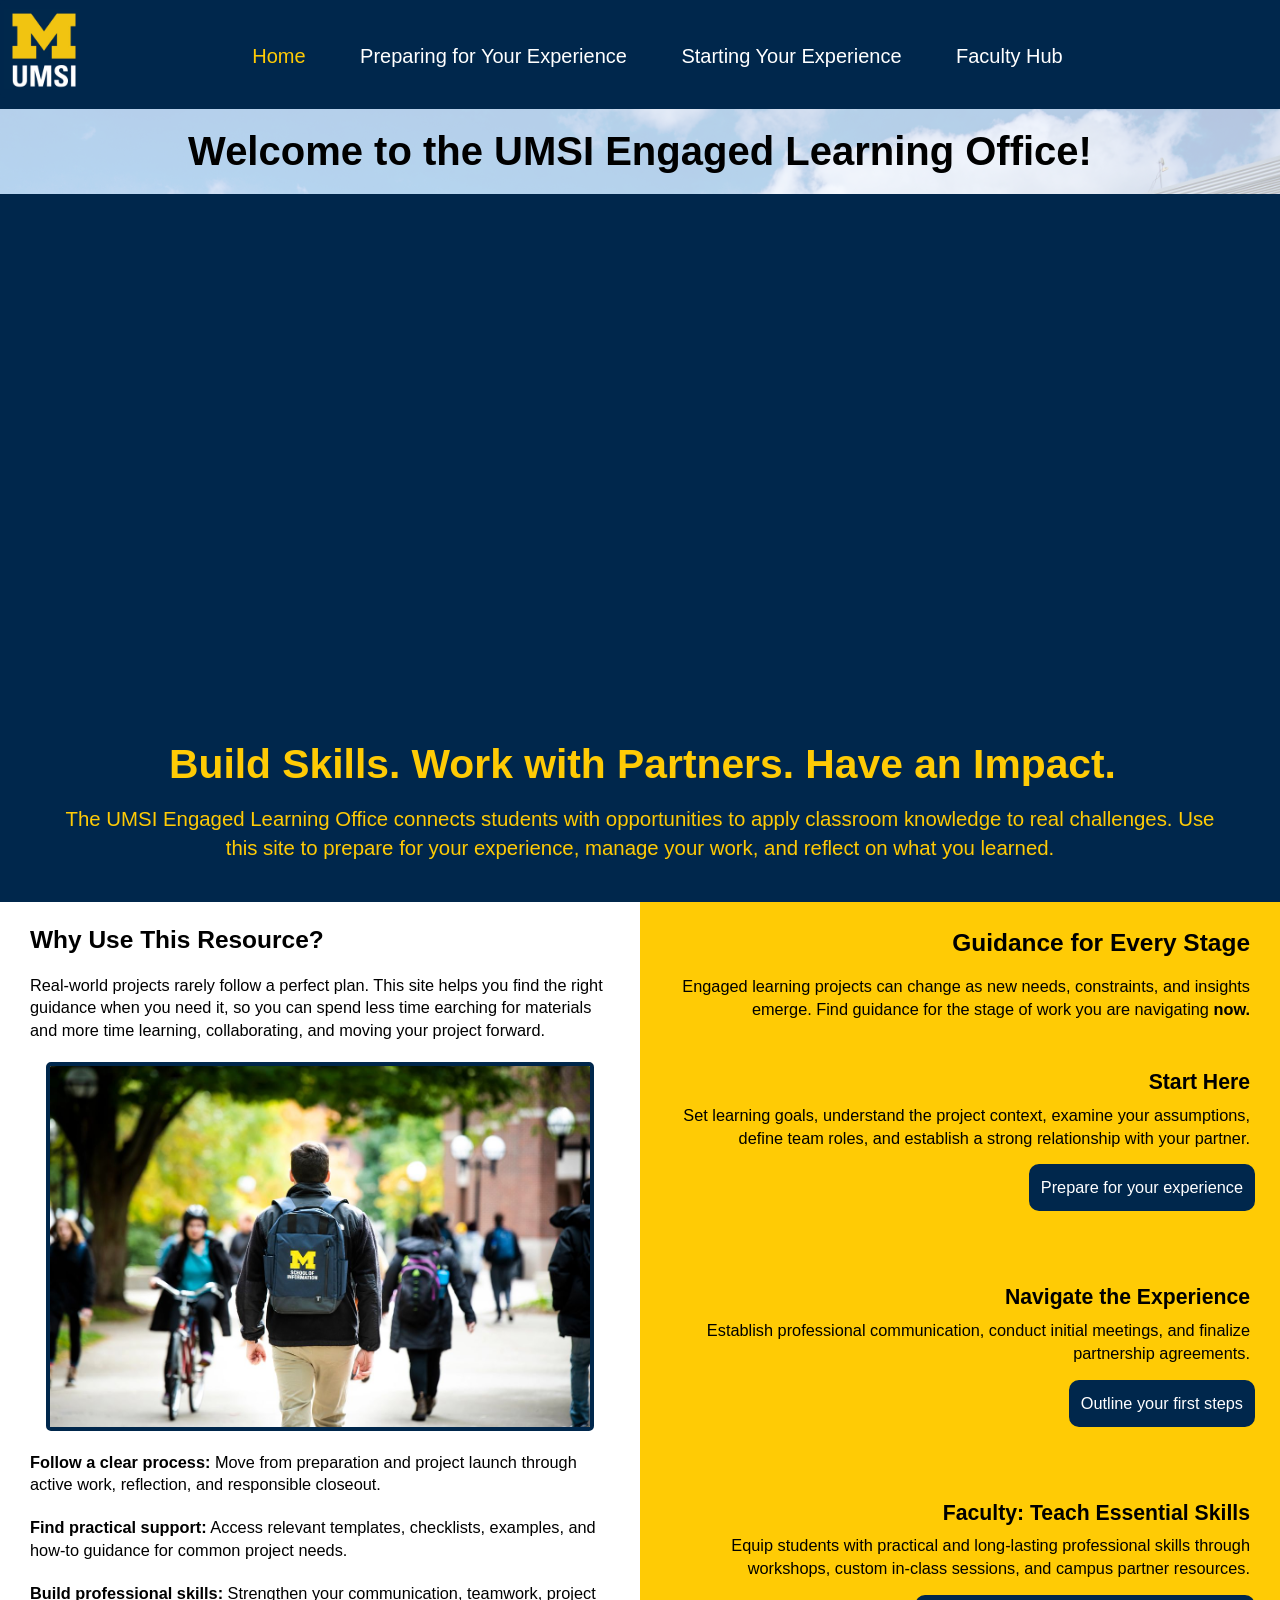
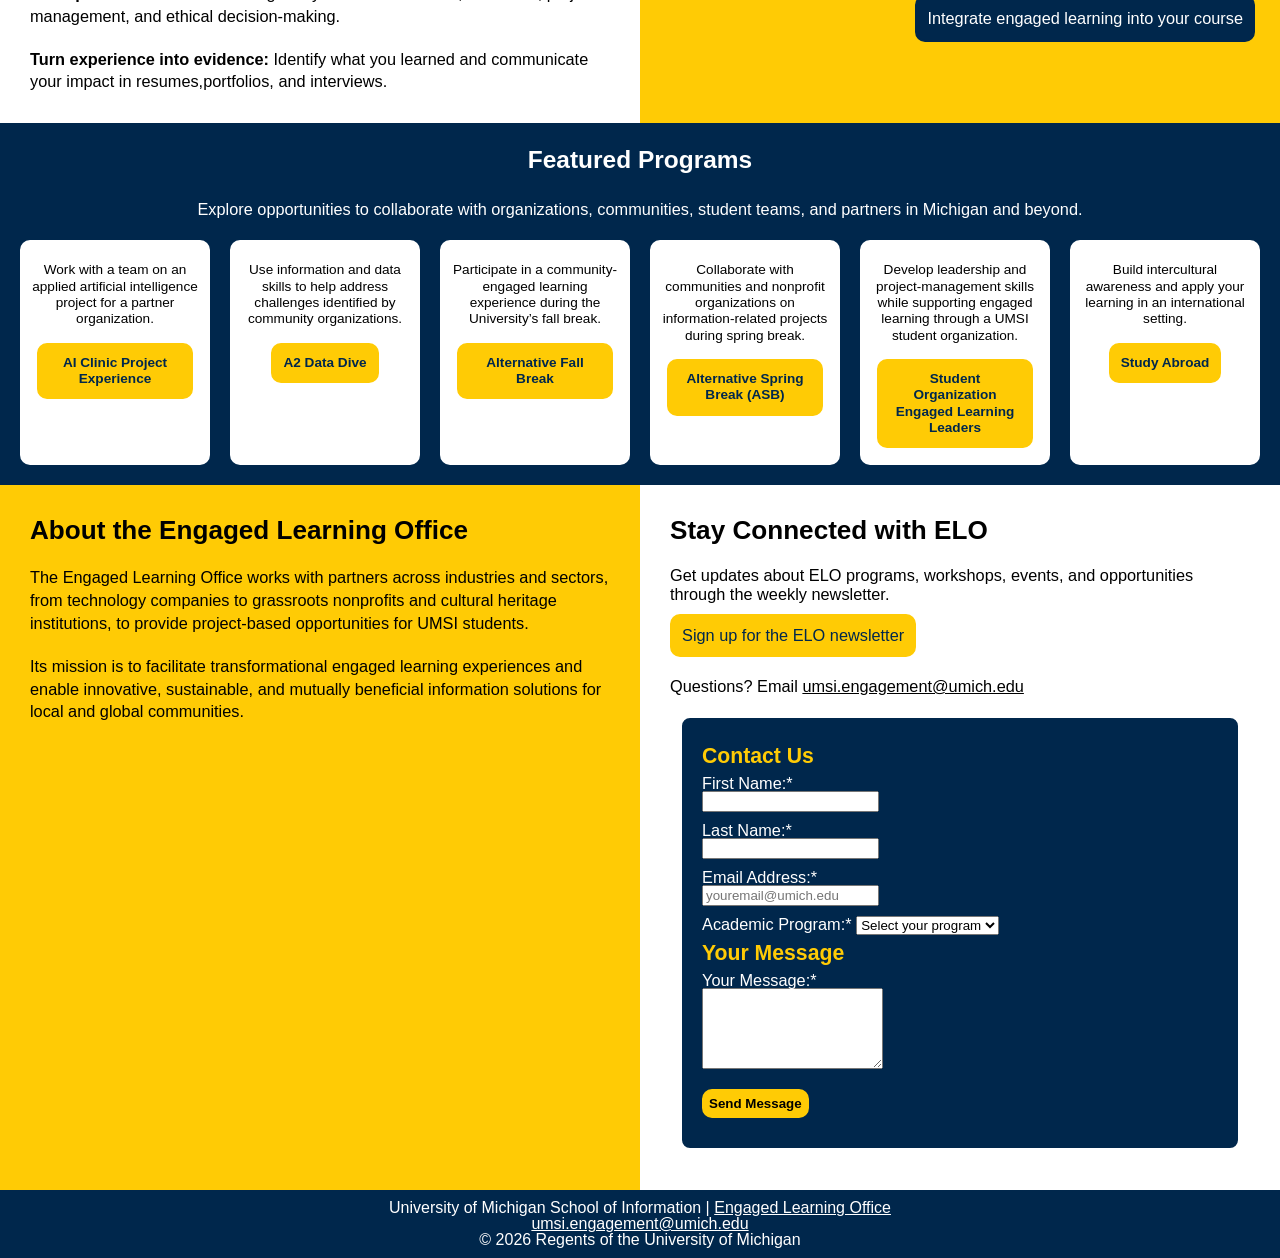
<file: index.html>
<!DOCTYPE html>
<html lang="en">
<head>
    <meta charset="UTF-8">
    <meta name="viewport" content="width=device-width, initial-scale=1.0">
    <link rel="stylesheet" href="css/html5reset.css">
    <link rel="stylesheet" href="css/style.css">
     <title>Engaged Learning Resources | UMSI</title>

</head>

<body>

    <header>
  <a class="skip" href="#main">Skip to Main Content</a>
        <a href="index.html"><img class="logo" src="images/UMSI_signature_vertical_informal_solidblue.jpg" alt="UMSI Logo"></a>
        <nav>
            <ul>
                <li><a href="index.html" class="active">Home</a></li>
                <li><a href="prep.html">Preparing for Your Experience</a></li>
                <li><a href="start.html">Starting Your Experience</a></li>
                <li><a href="faculty.html">Faculty Hub</a></li>
            </ul>
        </nav>
    <h1>Welcome to the UMSI Engaged Learning Office!</h1>

    </header>
    <main id="main">
    <section class="section1">
      <h2>Build Skills. Work with Partners. Have an Impact.</h2>
      <p>
       The UMSI Engaged Learning Office connects students with opportunities to apply classroom knowledge to real challenges. Use this site to prepare for your experience, manage your work, and reflect on what you learned.
      </p>

      <iframe width="560px" height="315px" src="https://www.youtube.com/embed/81ZO9RfIJEQ?si=tBp82YWZMl1u7CVS" title="YouTube video player" frameborder="0" allow="accelerometer; autoplay; clipboard-write; encrypted-media; gyroscope; picture-in-picture; web-share" referrerpolicy="strict-origin-when-cross-origin" allowfullscreen></iframe>
         <!-- Note: this iframe might cause an Axe ARIA error - that's not on you that's on YouTube! -->
    </section>

<section class="section2">
    <h2>Why Use This Resource?</h2>

    <p>Real-world projects rarely follow a perfect plan. This site helps you find the right guidance when you need it, so you can spend less time earching for materials and more time learning, collaborating, and moving your project forward.
    </p>
        <img src="images/UMSI_CampusFall_UMSIBackpack_02.jpg" alt="A student wears a UMSI backpack in fall on the diag.">
    <ul>
        <li><strong>Follow a clear process:</strong> Move from preparation and project launch through active work, reflection, and responsible closeout.</li>
        <li><strong>Find practical support:</strong> Access relevant templates, checklists, examples, and how-to guidance for common project needs.</li>
        <li><strong>Build professional skills:</strong> Strengthen your communication, teamwork, project management, and ethical decision-making.</li>
        <li><strong>Turn experience into evidence:</strong> Identify what you learned and communicate your impact in resumes,portfolios, and interviews.</li>
    </ul>
</section>

 <section class="section3">
    <h2>Guidance for Every Stage</h2>
    <p>Engaged learning projects can change as new needs, constraints, and insights emerge. Find guidance for the stage of work you are navigating <strong>now.</strong></p>
    <article>
      <h3>Start Here</h3>
      <p>Set learning goals, understand the project context, examine your assumptions, define team roles, and establish a strong relationship with your partner.</p>
      <a href="prep.html">Prepare for your experience</a>
    </article>

    <article>
      <h3>Navigate the Experience</h3>
      <p>Establish professional communication, conduct initial meetings, and finalize partnership agreements.</p>
      <a href="start.html">Outline your first steps</a>
    </article>

    <article>
      <h3>Faculty: Teach Essential Skills</h3>
      <p>Equip students with practical and long-lasting professional skills through workshops, custom in-class sessions, and campus partner resources.</p>
      <a href="faculty.html">Integrate engaged learning into your course</a>
    </article>
  </section>

   <section class="section4">
    <h2>Featured Programs</h2>
    <p>Explore opportunities to collaborate with organizations, communities, student teams, and partners in Michigan and beyond.</p>
    <article>
      <p>Work with a team on an applied artificial intelligence project for a partner organization.</p>
      <h3><a href="https://mcompass.umich.edu/_portal/tds-program-brochure?programid=12810">AI Clinic Project Experience</a></h3>
    </article>

    <article>
      <p>Use information and data skills to help address challenges identified by community organizations.</p>
      <h3><a href="https://mcompass.umich.edu/_portal/tds-program-brochure?programid=12556">A2 Data Dive</a></h3>
    </article>

     <article>
      <p>Participate in a community-engaged learning experience during the University’s fall break.</p>
      <h3><a href="https://mcompass.umich.edu/_portal/tds-program-brochure?programid=11297">Alternative Fall Break</a></h3>
    </article>

    <article>
      <p>Collaborate with communities and nonprofit organizations on information-related projects during spring break.</p>
      <h3><a href="https://mcompass.umich.edu/_portal/tds-program-brochure?programid=10621">Alternative Spring Break (ASB)</a></h3>
    </article>

    <article>
      <p>Develop leadership and project-management skills while supporting engaged learning through a UMSI student organization.</p>
      <h3><a href="https://mcompass.umich.edu/_portal/tds-program-brochure?programid=12294">Student Organization Engaged Learning Leaders</a></h3>
    </article>

    <article>
      <p>Build intercultural awareness and apply your learning in an international setting. </p>
      <h3><a href="https://www.si.umich.edu/student-life/study-abroad">Study Abroad</a></h3>
    </article>
   </section>
   
  <section class="section5">
    <h2>About the Engaged Learning Office</h2>
    <p>The Engaged Learning Office works with partners across industries and sectors, from technology companies to grassroots nonprofits and cultural heritage institutions, to provide project-based opportunities for UMSI students.</p>
    <p>Its mission is to facilitate transformational engaged learning experiences and enable innovative, sustainable, and mutually beneficial information solutions for local and global communities.</p>
  </section>
  <aside>
    <h2>Stay Connected with ELO</h2>
    <p>Get updates about ELO programs, workshops, events, and opportunities through the weekly newsletter.</p>
    <div>
       <a href="https://umsi.info/elo-newsletter"> Sign up for the ELO newsletter</a>
    </div>
    <p>Questions? Email <a href="mailto:umsi.engagement@umich.edu">umsi.engagement@umich.edu</a></p>

    <form
    action="https://formspree.io/f/xvkaoqvl"
    method="POST"
  >

        <fieldset>
            <legend>Contact Us</legend>

            <label for="first-name">First Name:*</label>
            <input type="text" id="first-name" name="first-name" required>

            <label for="last-name">Last Name:*</label>
            <input type="text" id="last-name" name="last-name" required>

            <label for="email">Email Address:*</label>
            <input type="text" id="email"
                   name="email" required
                   placeholder="youremail@umich.edu">

            <label for="program">Academic Program:*</label>
            <select id="program" name="program" required>
                <option value="">Select your program</option>
                <option value="bsi">BSI</option>
                <option value="msi">MSI</option>
                <option value="mhi">MHI</option>
                <option value="phd">PhD</option>
                <option value="other">Other</option>
            </select>

        </fieldset>

        <fieldset>
            <legend>Your Message</legend>

            <label for="feedback">Your Message:*</label>
            <textarea name="feedback" id="feedback" rows="5" required></textarea>

        </fieldset>

        <input type="submit" name="submit-feedback" value="Send Message" id="submit">

        </form>
  </aside>


        <!-- Content taken & modified from UMGPT with the prompt, "Write me a webpage of intro content to help meet the following requirements - this is for the home page": and then pasted in the client objectives & project requirements"
        UMGPT. (2026). UMGPT ( GPT-5.6 Sol September 7th version) [Large language model]. -->
    </main>
    <footer>
        <p>University of Michigan School of Information | <a href="https://www.si.umich.edu/programs/engaged-learning/about-engaged-learning-office">Engaged Learning Office </a></p>
      <address>
        <a href="mailto:umsi.engagement@umich.edu">umsi.engagement@umich.edu</a>
      </address>
      <p>&copy; <span id="year"></span> Regents of the University of Michigan</p>
      <script>
        document.getElementById("year").innerHTML = new Date().getFullYear();
      </script>
    </footer>
</body>
</html>
</file>
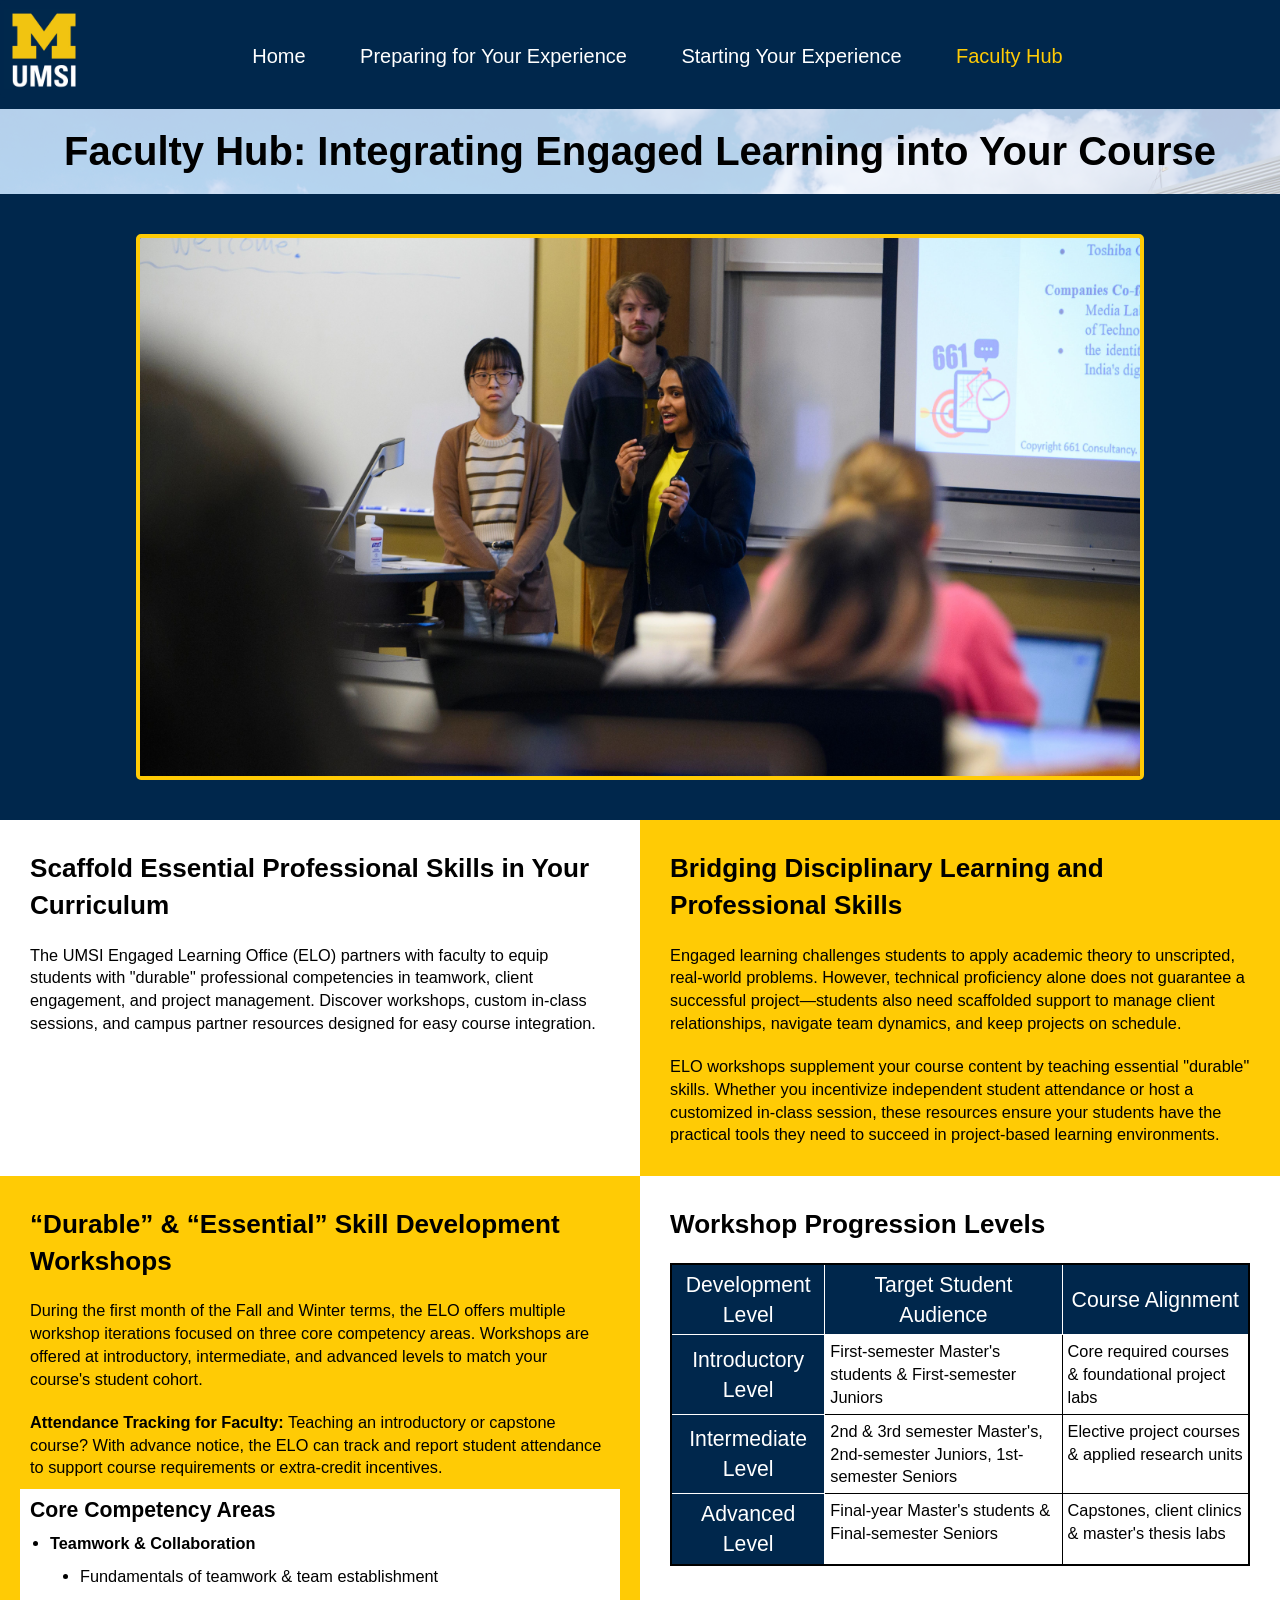
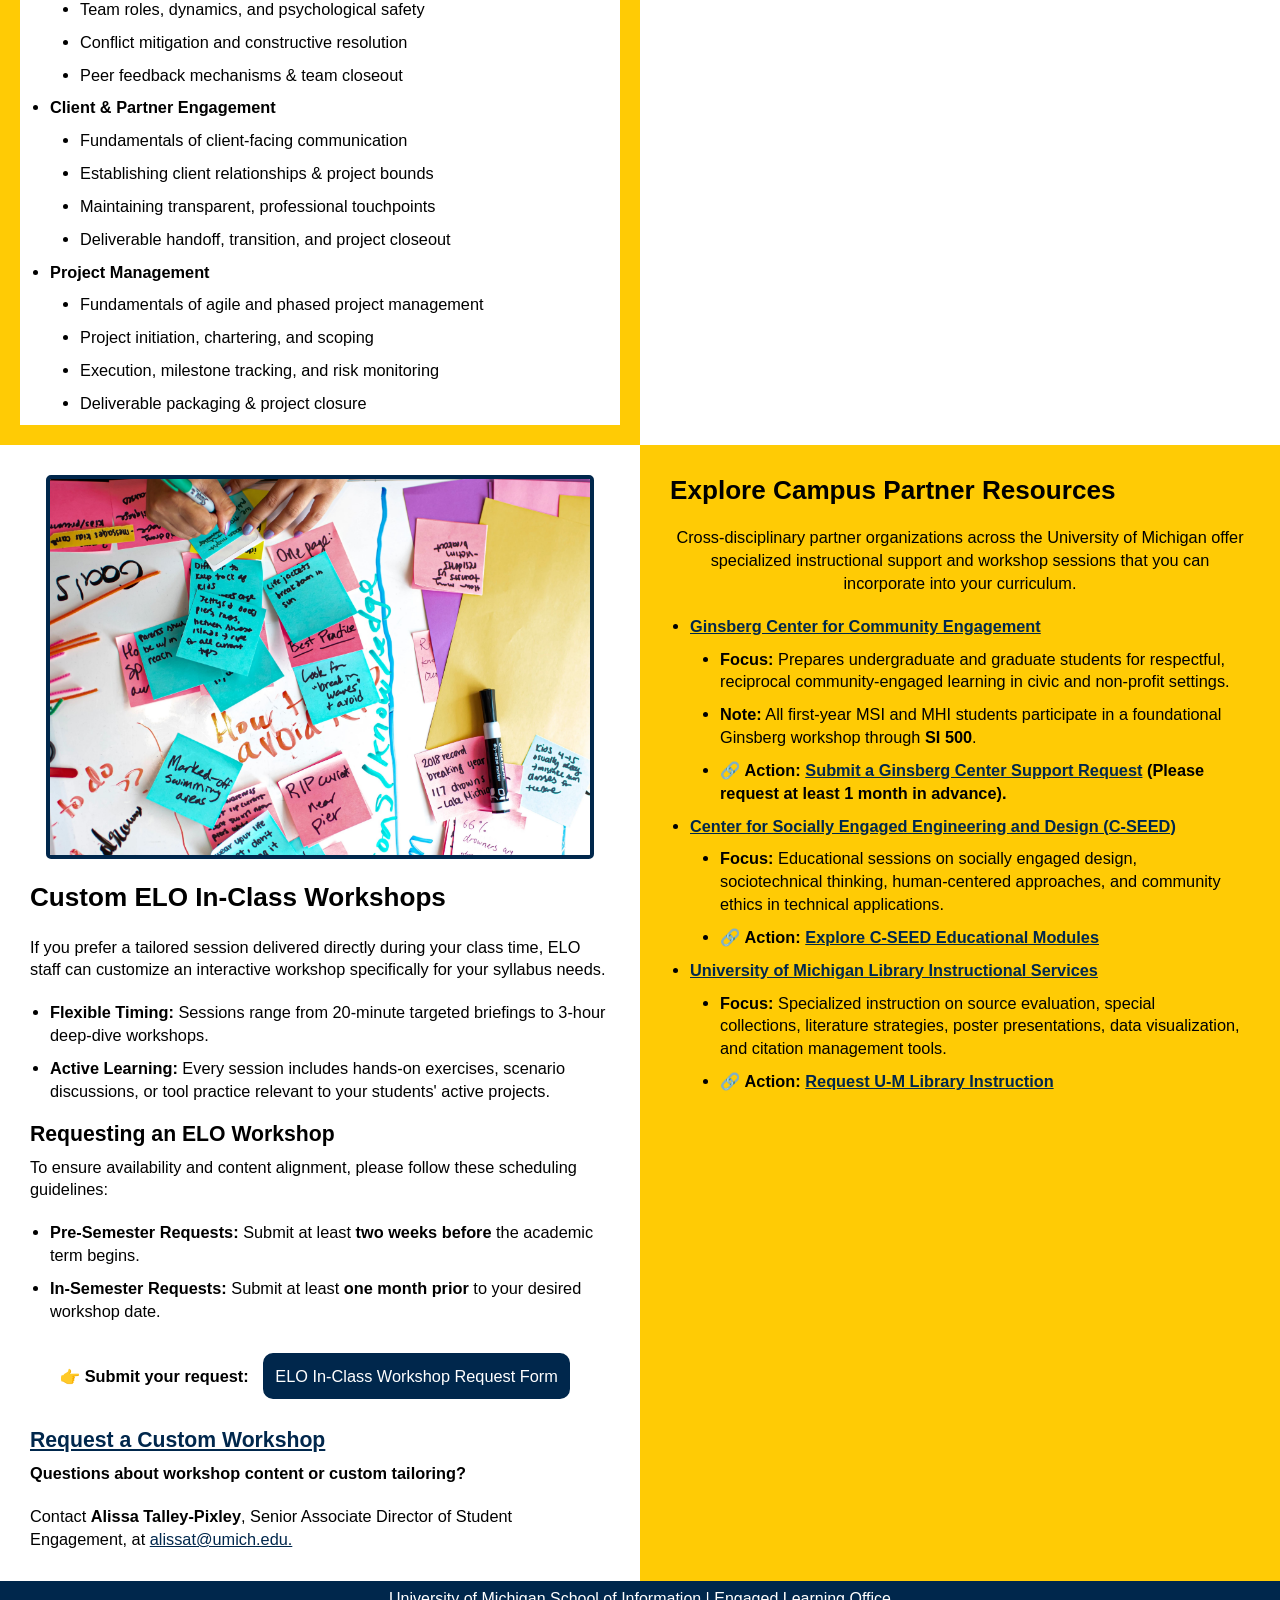
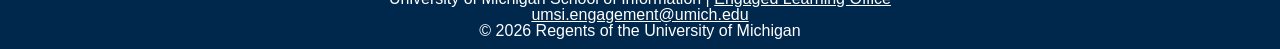
<file: faculty.html>
<!DOCTYPE html>
<html lang="en">
<head>
    <meta charset="UTF-8">
    <meta name="viewport" content="width=device-width, initial-scale=1.0">
    <link rel="stylesheet" href="css/html5reset.css">
    <link rel="stylesheet" href="css/style.css">
    <title>Faculty Hub | UMSI</title>
</head>
<body>
    <header>
         <a class="skip" href="#main">Skip to Main Content</a>
        <a href="index.html"><img class="logo" src="images/UMSI_signature_vertical_informal_solidblue.jpg" alt="UMSI Logo"></a>
        <nav>
            <ul>
                <li><a href="index.html">Home</a></li>
                <li><a href="prep.html">Preparing for Your Experience</a></li>
                <li><a href="start.html">Starting Your Experience</a></li>
                <li><a href="faculty.html" class="active">Faculty Hub</a></li>
            </ul>
        </nav>
        <h1>Faculty Hub: Integrating Engaged Learning into Your Course</h1>
    </header>
    <main id="main" class="p4-main">
        <img id="p4-top-pic" src="images/UMSI_MHIClassroom_02202023_02.jpg" width="1000" alt="A professor lectures in a Master of Health Informatics class.">
        <section class="p3-section">
            <h2>Scaffold Essential Professional Skills in Your Curriculum</h2>
            <p>The UMSI Engaged Learning Office (ELO) partners with faculty to equip students with "durable" professional competencies in teamwork, client engagement, and project management. Discover workshops, custom in-class sessions, and campus partner resources designed for easy course integration.</p>
        </section>

        <section class="p3-section">
            <h2>Bridging Disciplinary Learning and Professional Skills</h2>
            <p>Engaged learning challenges students to apply academic theory to unscripted, real-world problems. However, technical proficiency alone does not guarantee a successful project—students also need scaffolded support to manage client relationships, navigate team dynamics, and keep projects on schedule.</p>
            <p>ELO workshops supplement your course content by teaching essential "durable" skills. Whether you incentivize independent student attendance or host a customized in-class session, these resources ensure your students have the practical tools they need to succeed in project-based learning environments.</p>
        </section>

        <section class="p3-section">
            <h2>“Durable” & “Essential” Skill Development Workshops</h2>
            <p>During the first month of the Fall and Winter terms, the ELO offers multiple workshop iterations focused on three core competency areas. Workshops are offered at introductory, intermediate, and advanced levels to match your course's student cohort.</p>
            <p><strong>Attendance Tracking for Faculty:</strong> Teaching an introductory or capstone course? With advance notice, the ELO can track and report student attendance to support course requirements or extra-credit incentives.</p>
            <article>
                <h3>Core Competency Areas</h3>
                <ul>
                    <li><strong>Teamwork & Collaboration</strong>
                        <ul>
                            <li>Fundamentals of teamwork & team establishment</li>
                            <li>Team roles, dynamics, and psychological safety</li>
                            <li>Conflict mitigation and constructive resolution</li>
                            <li>Peer feedback mechanisms & team closeout</li>
                        </ul>
                    </li>
                    <li><strong>Client & Partner Engagement</strong>
                        <ul>
                            <li>Fundamentals of client-facing communication</li>
                            <li>Establishing client relationships & project bounds</li>
                            <li>Maintaining transparent, professional touchpoints</li>
                            <li>Deliverable handoff, transition, and project closeout</li>
                        </ul>
                    </li>
                    <li><strong>Project Management</strong>
                        <ul>
                            <li>Fundamentals of agile and phased project management</li>
                            <li>Project initiation, chartering, and scoping</li>
                            <li>Execution, milestone tracking, and risk monitoring</li>
                            <li>Deliverable packaging & project closure</li>
                        </ul>
                    </li>
                </ul>
            </article>
        </section>

        <section class="p3-section">
            <h2>Workshop Progression Levels</h2>
            <table>
                <tr>
                    <th>Development Level</th>
                    <th>Target Student Audience</th>
                    <th>Course Alignment</th>
                </tr>
                <tr>
                    <th>Introductory Level</th>
                    <td>First-semester Master&apos;s students & First-semester Juniors</td>
                    <td>Core required courses & foundational project labs</td>
                </tr>
                <tr>
                    <th>Intermediate Level</th>
                    <td>2nd & 3rd semester Master&apos;s, 2nd-semester Juniors, 1st-semester Seniors</td>
                    <td>Elective project courses & applied research units</td>
                </tr>
                <tr>
                    <th>Advanced Level</th>
                    <td>Final-year Master&apos;s students & Final-semester Seniors</td>
                    <td>Capstones, client clinics & master&apos;s thesis labs</td>
                </tr>
            </table>
        </section>

        <section class="p3-section">
            <img src="images/UMSI_DesignJam_GreatLakesWaterSafety_03.jpg" width="600" alt="Students in a classroom work together on a Design Jam board with sticky notes.">
            <h2>Custom ELO In-Class Workshops</h2>
            <p>If you prefer a tailored session delivered directly during your class time, ELO staff can customize an interactive workshop specifically for your syllabus needs.</p>
            <ul>
                <li><strong>Flexible Timing:</strong> Sessions range from 20-minute targeted briefings to 3-hour deep-dive workshops.</li>
                <li><strong>Active Learning:</strong> Every session includes hands-on exercises, scenario discussions, or tool practice relevant to your students' active projects.</li>
            </ul>
            <h3>Requesting an ELO Workshop</h3>
            <p>To ensure availability and content alignment, please follow these scheduling guidelines:</p>
            <ul>
                <li><strong>Pre-Semester Requests:</strong> Submit at least <strong>two weeks before</strong> the academic term begins.</li>
                <li><strong>In-Semester Requests:</strong> Submit at least <strong>one month prior</strong> to your desired workshop date.</li>
            </ul>
            <p class="submit-request">👉 <strong>Submit your request:</strong> <a href="https://umsi.info/elo-workshops">ELO In-Class Workshop Request Form</a></p>
            <a href="https://umsi.info/elo-workshops"><h3>Request a Custom Workshop</h3></a>
            <p><strong>Questions about workshop content or custom tailoring?</strong></p>
            <p>Contact <strong>Alissa Talley-Pixley</strong>, Senior Associate Director of Student Engagement, at <a href="mailto:alissat@umich.edu">alissat@umich.edu.</a></p>
        </section>

        <section class="p3-section">
            <h2>Explore Campus Partner Resources</h2>
            <p>Cross-disciplinary partner organizations across the University of Michigan offer specialized instructional support and workshop sessions that you can incorporate into your curriculum.</p>
            <ul>
                <li><a href="https://ginsberg.umich.edu/">Ginsberg Center for Community Engagement</a>
                    <ul>
                        <li><i>Focus:</i> Prepares undergraduate and graduate students for respectful, reciprocal community-engaged learning in civic and non-profit settings.</li>
                        <li><i>Note:</i> All first-year MSI and MHI students participate in a foundational Ginsberg workshop through <strong>SI 500</strong>.</li>
                        <li>🔗 <i>Action:</i> <a href="https://ginsberg.umich.edu/">Submit a Ginsberg Center Support Request</a> <i>(Please request at least 1 month in advance).</i></li>
                    </ul>
                </li>
                <li><a href="https://csed.engin.umich.edu/">Center for Socially Engaged Engineering and Design (C-SEED)</a>
                    <ul>
                        <li><i>Focus:</i> Educational sessions on socially engaged design, sociotechnical thinking, human-centered approaches, and community ethics in technical applications.</li>
                        <li>🔗 <i>Action:</i> <a href="https://www.google.com/search?q=https://cseed.engin.umich.edu">Explore C-SEED Educational Modules</a></li>
                    </ul>
                </li>
                <li><a href="https://www.lib.umich.edu/research-and-scholarship/instruction-and-course-support/">University of Michigan Library Instructional Services</a>
                    <ul>
                        <li><i>Focus:</i> Specialized instruction on source evaluation, special collections, literature strategies, poster presentations, data visualization, and citation management tools.</li>
                        <li>🔗 <i>Action:</i> <a href="https://www.google.com/search?q=https://www.lib.umich.edu/services-and-spaces/instructors">Request U-M Library Instruction</a></li>
                    </ul>
                </li>
            </ul>
        </section>

    </main>
    
    <footer>
         <p>University of Michigan School of Information | <a href="https://www.si.umich.edu/programs/engaged-learning/about-engaged-learning-office">Engaged Learning Office </a></p>
      <address>
        <a href="mailto:umsi.engagement@umich.edu">umsi.engagement@umich.edu</a>
      </address>
      <p>&copy; 2026 Regents of the University of Michigan</p>
    </footer>
</body>
</html>
</file>
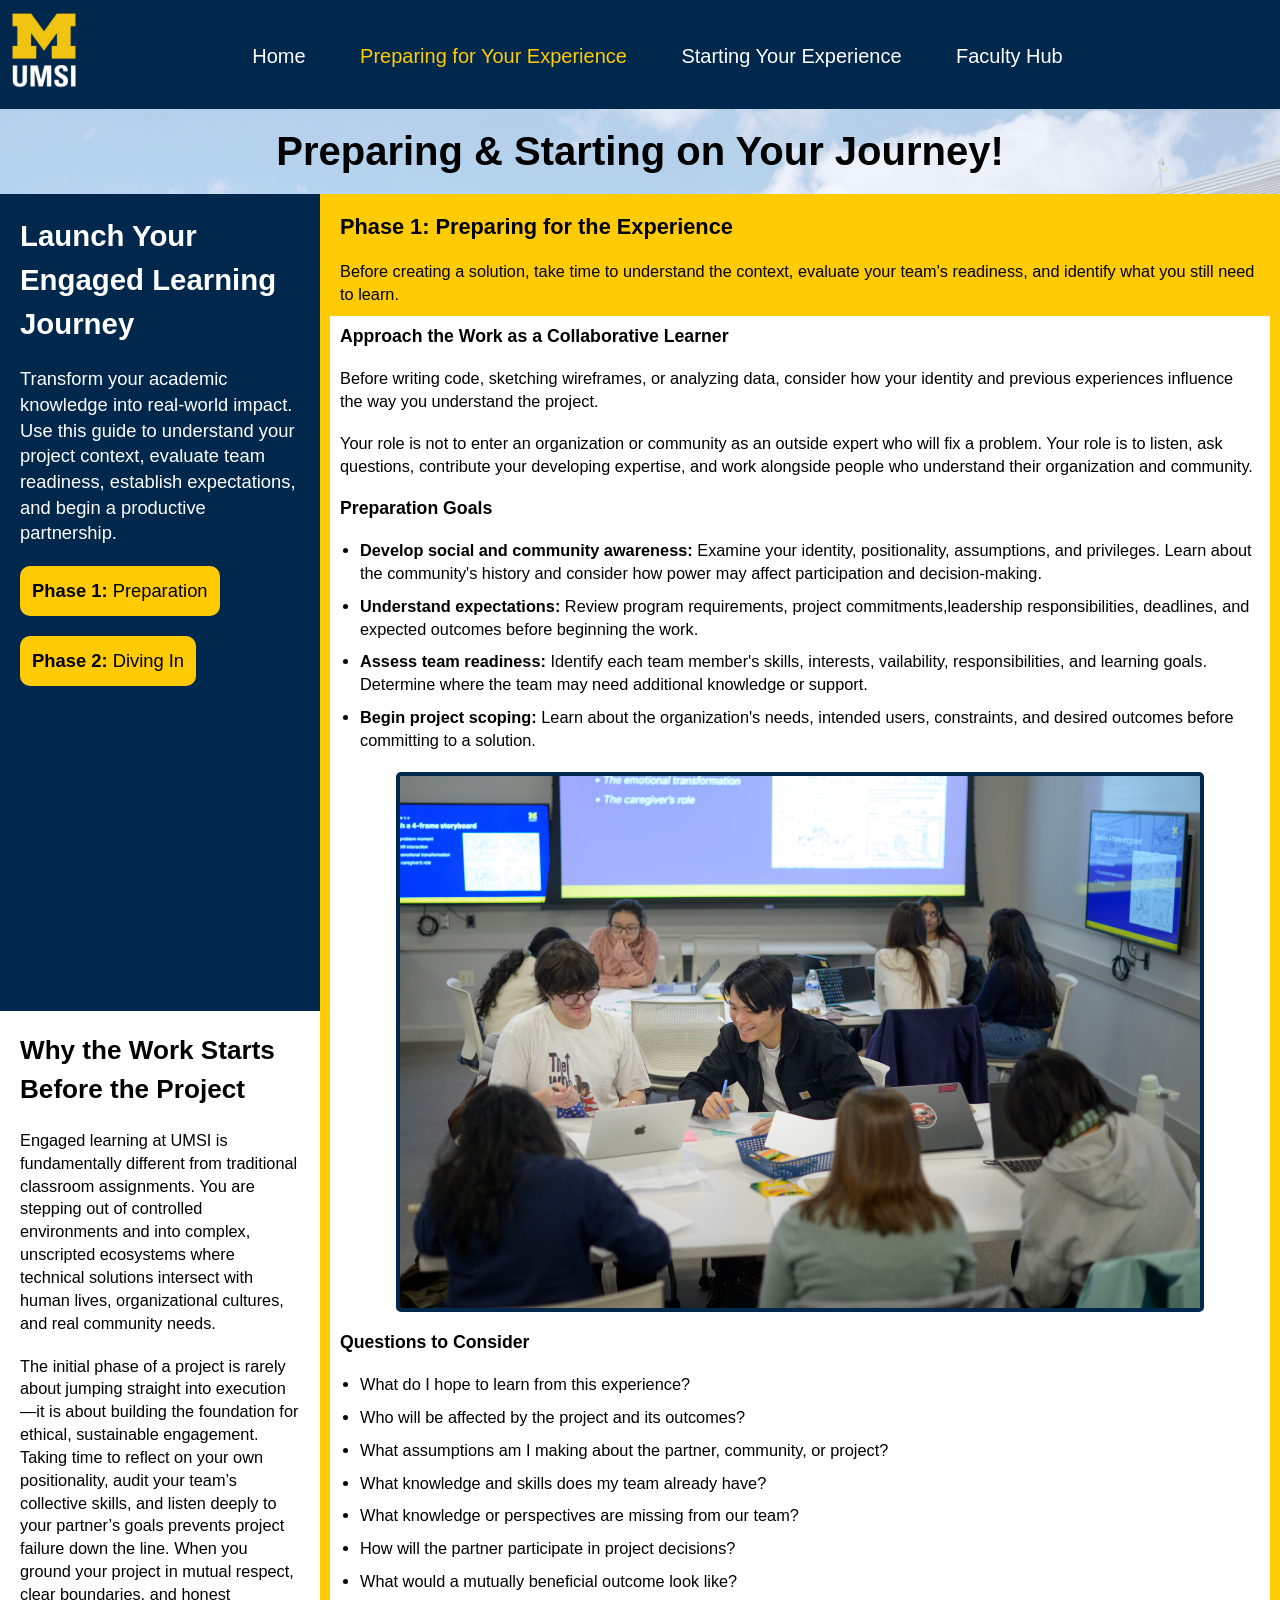
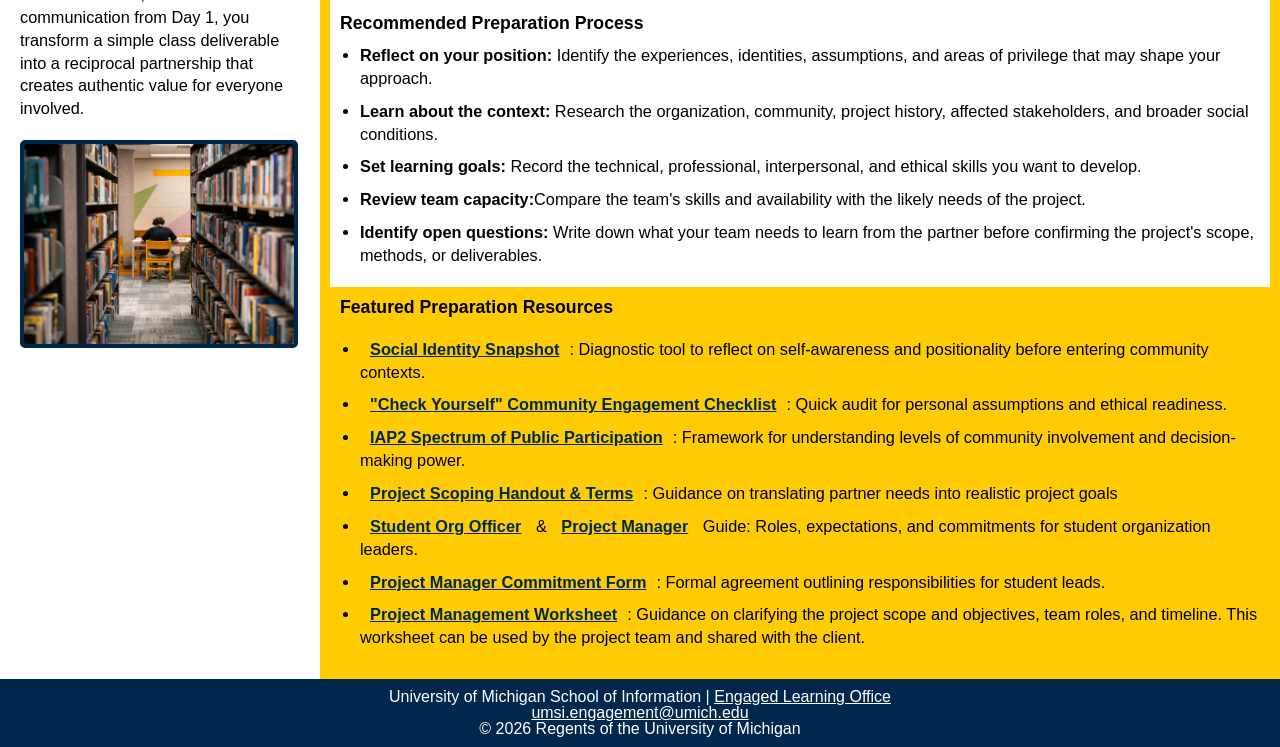
<file: prep.html>
<!DOCTYPE html>
<html lang="en">
<head>
    <meta charset="UTF-8">
    <meta name="viewport" content="width=device-width, initial-scale=1.0">
    <link rel="stylesheet" href="css/html5reset.css">
    <link rel="stylesheet" href="css/style.css">
    <title>Preparing for Your Experience | UMSI</title>
</head>
<body>

    <header>

  <a class="skip" href="#main">Skip to Main Content</a>
        <a href="index.html"><img class="logo" src="images/UMSI_signature_vertical_informal_solidblue.jpg" alt="UMSI Logo"></a>
        <nav>
            <ul>
                <li><a href="index.html">Home</a></li>
                <li><a href="prep.html" class="active">Preparing for Your Experience</a></li>
                <li><a href="start.html">Starting Your Experience</a></li>
                <li><a href="faculty.html">Faculty Hub</a></li>
            </ul>
        </nav>
    <h1>Preparing & Starting on Your Journey!</h1>
  </header>
<main id="main">
  
<section class="p2-section">
  <h2>Launch Your Engaged Learning Journey</h2>
  <p>Transform your academic knowledge into real-world impact. Use this guide to understand your project context, evaluate team readiness, establish expectations, and begin a productive partnership.</p>
  <a href="#phase-1"><strong>Phase 1:</strong> Preparation</a>
  <a href="start.html"><strong>Phase 2:</strong> Diving In</a>
</section>

<section class="p2-section">
  <h2>Why the Work Starts Before the Project</h2>
  <p>Engaged learning at UMSI is fundamentally different from traditional classroom assignments. You are stepping out of controlled environments and into complex, unscripted ecosystems where technical solutions intersect with human lives, organizational cultures, and real community needs.</p>
  <p>The initial phase of a project is rarely about jumping straight into execution—it is about building the foundation for ethical, sustainable engagement. Taking time to reflect on your own positionality, audit your team’s collective skills, and listen deeply to your partner’s goals prevents project failure down the line. When you ground your project in mutual respect, clear boundaries, and honest communication from Day 1, you transform a simple class deliverable into a reciprocal partnership that creates authentic value for everyone involved.</p>

  <img src="images/MCOMMONS-02122026SpringSemester-19.jpg" width="500" alt="A student studies with their back to the camera at the end of a long row of book shelves in the UGLI.">
</section>

<section class="p2-section" id="phase-1">
  <h2>Phase 1: Preparing for the Experience</h2>
  <p>Before creating a solution, take time to understand the context, evaluate your team's readiness, and identify what you still need to learn.</p>
  <article>
    <h3>Approach the Work as a Collaborative Learner</h3>
    <p>Before writing code, sketching wireframes, or analyzing data, consider how your identity and previous experiences influence the way you understand the project.</p>
    <p>Your role is not to enter an organization or community as an outside expert who will fix a problem. Your role is to listen, ask questions, contribute your developing expertise, and work alongside people who understand their organization and community.</p>
  </article>

  <article>
    <h3>Preparation Goals</h3>
    <ul>
      <li><strong>Develop social and community awareness:</strong> Examine your identity, positionality, assumptions, and privileges. Learn about the community's history and consider how power may affect participation and decision-making.
      </li>
      <li><strong>Understand expectations:</strong> Review program requirements, project commitments,leadership responsibilities, deadlines, and expected outcomes before beginning the work.</li>
      <li><strong>Assess team readiness:</strong> Identify each team member's skills, interests, vailability, responsibilities, and learning goals. Determine where the team may need additional knowledge or support.</li>
      <li><strong>Begin project scoping:</strong> Learn about the organization's needs, intended users, constraints, and desired outcomes before committing to a solution.
      </li>
    </ul>
    <img src="images/UMSI_DesignJam_MixelStudio_11052025_04.jpg" width="800" alt="Students work together on a Design Jam in a Leinweber Building classroom.">
  </article>

  <article class="questions">
    <h3>Questions to Consider</h3>
    <ul>
      <li>What do I hope to learn from this experience?</li>
      <li>Who will be affected by the project and its outcomes?</li>
      <li>What assumptions am I making about the partner, community, or project?</li>
      <li>What knowledge and skills does my team already have?</li>
      <li>What knowledge or perspectives are missing from our team?</li>
      <li>How will the partner participate in project decisions?</li>
      <li>What would a mutually beneficial outcome look like?</li>
    </ul>
  </article>

  <article class="prep-process">
    <h3>Recommended Preparation Process</h3>
    <ol>
      <li><strong>Reflect on your position:</strong> Identify the experiences, identities, assumptions, and areas of privilege that may shape your approach.</li>
      <li><strong>Learn about the context:</strong> Research the organization, community, project history, affected stakeholders, and broader social conditions.</li>
      <li><strong>Set learning goals:</strong> Record the technical, professional, interpersonal, and ethical skills you want to develop.</li>
      <li><strong>Review team capacity:</strong>Compare the team's skills and availability with the likely needs of the project. </li>
      <li><strong>Identify open questions:</strong> Write down what your team needs to learn from the partner before confirming the project's scope, methods, or deliverables.
      </li>
    </ol>
  </article>

  <article class="resources">
    <h3>Featured Preparation Resources</h3>
    <ul>
      <li><a href="https://sites.lsa.umich.edu/equitable-teaching/social-identity-snapshot">Social Identity Snapshot</a>: Diagnostic tool to reflect on self-awareness and positionality before entering community contexts.</li>
      <li><a href="https://docs.google.com/document/d/1Qt9YeStVwDHjwJhOLAz42JSNQR2lFMurdUtxtdrGkuc/edit?tab=t.0#heading=h.ch0bvccjkrzn">"Check Yourself" Community Engagement Checklist</a>: Quick audit for personal assumptions and ethical readiness.</li>
      <li><a href="https://drive.google.com/file/d/1zc1RNlrDxV51-muOERdDTnINQcquJpOA/view?usp=sharing">IAP2 Spectrum of Public Participation</a>: Framework for understanding levels of community involvement and decision-making power.</li>
      <li><a href="https://docs.google.com/document/d/1TrEDolwmOIlXgYgAP9VvlOGoYOwFfe6KxzZOgZSVYVw/edit?usp=drive_link">Project Scoping Handout & Terms</a>: Guidance on translating partner needs into realistic project goals</li>
      <li><a href="https://docs.google.com/document/d/1AexsV_JeSd0kRUBbcifZpfBu6y6Zi8Y0iJScp1I3gkM/edit?usp=drive_link">Student Org Officer</a> & <a href="https://docs.google.com/document/u/0/d/1uwOOS0TrXWzcSShj8DUFpckWo0t1UNu_Q7WVbZnLhX0/edit">Project Manager</a> Guide: Roles, expectations, and commitments for student organization leaders.</li>
      <li><a href="https://docs.google.com/document/d/1U4lCNGyWKJ3C2i_VgFqAR45Z4zF1FehuthuqT-M2wdI/edit?usp=drive_link">Project Manager Commitment Form</a>: Formal agreement outlining responsibilities for student leads.</li>
      <li><a href="https://docs.google.com/document/d/1twc-7TYWmb_PNrOBiDI1NuJqJAuhluTICr22GRd_NLc/edit?usp=drive_link">Project Management Worksheet</a>: Guidance on clarifying the project scope and objectives, team roles, and timeline. This worksheet can be used by the project team and shared with the client.</li>
    </ul>
  </article>
</section>
<section class="start" id="phase-2">
  <a href="start.html"><h2>Phase 2: Starting the Experience</h2></a>

    
        <div></div>
        <div></div>
        <div></div>
        <div></div>
</section>
<!-- Content taken & modified from UMGPT with the prompt, "for the same content write me some intro content and resources for a prep page using the ELO content below" - this was after I had asked for content for the home page. " UMGPT. (2026). UMGPT ( GPT-5.6 Sol September 7th version) [Large language model]. -->
</main>
<footer>
        <p>University of Michigan School of Information | <a href="https://www.si.umich.edu/programs/engaged-learning/about-engaged-learning-office">Engaged Learning Office </a></p>
      <address>
        <a href="mailto:umsi.engagement@umich.edu">umsi.engagement@umich.edu</a>
      </address>
      <p>&copy; 2026 Regents of the University of Michigan</p>
    </footer>
    
</body>

</html>
</file>
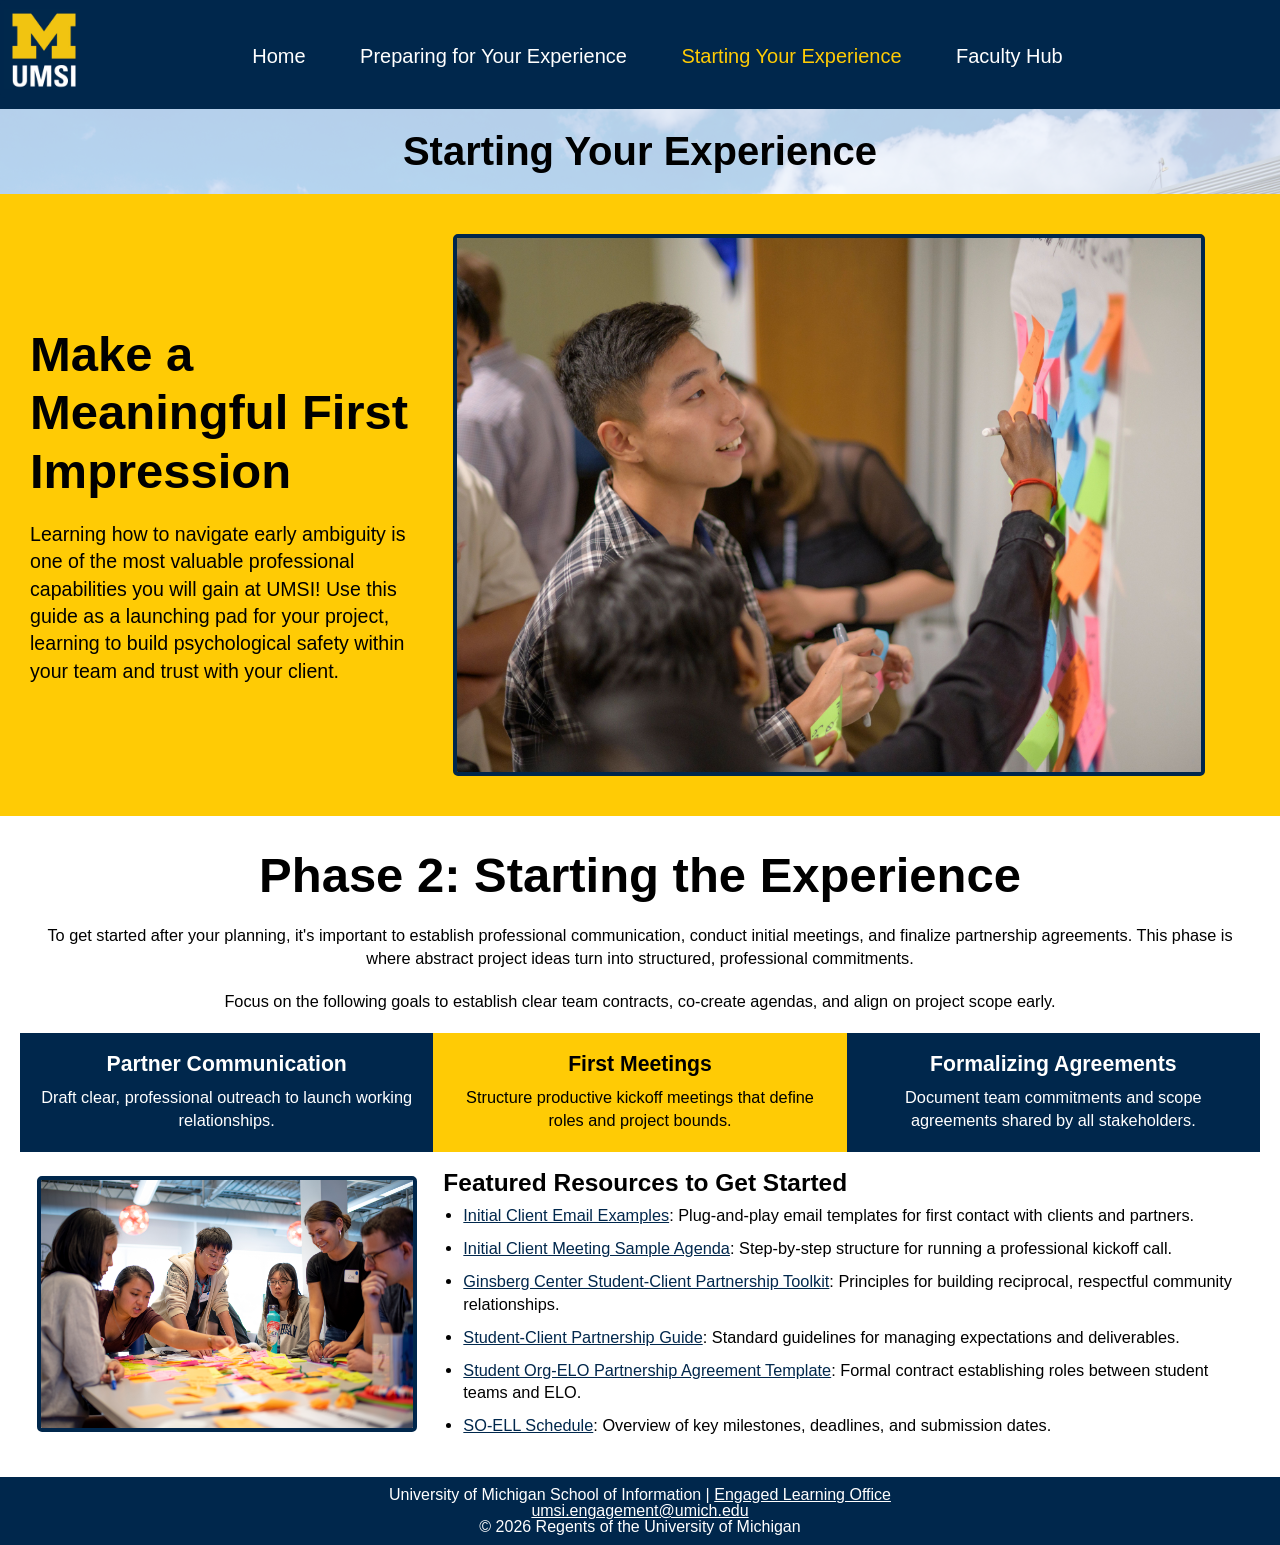
<file: start.html>
<!DOCTYPE html>
<html lang="en">
<head>
    <meta charset="UTF-8">
    <meta name="viewport" content="width=device-width, initial-scale=1.0">
    <link rel="stylesheet" href="css/html5reset.css">
    <link rel="stylesheet" href="css/style.css">
    <title>Starting Your Experience | UMSI</title>
</head>
<body>
     <header>
  <a class="skip" href="#main">Skip to Main Content</a>
        <a href="index.html"><img class="logo" src="images/UMSI_signature_vertical_informal_solidblue.jpg" alt="UMSI Logo"></a>
        <nav>
            <ul>
                <li><a href = "index.html">Home</a></li>
                <li><a href = "prep.html">Preparing for Your Experience</a></li>
                <li><a href ="start.html" class="active">Starting Your Experience</a></li>
                <li><a href = "faculty.html">Faculty Hub</a></li>
            </ul>
        </nav>
    <h1>Starting Your Experience</h1>

    </header>
    <main id="main">
        <section class="p3-section">
            <h2>Make a Meaningful First Impression</h2>
            <p>
                Learning how to navigate early ambiguity is one of the most valuable 
                professional capabilities you will gain at UMSI! Use this guide as a 
                launching pad for your project, learning to build psychological safety 
                within your team and trust with your client.
            </p>
            <img src="images/UMSI_Orientation_082024_017.jpg" 
                 alt="Students talk with recruiters during the University of Michigan School of Information career fair at the Michigan League."
                 width="800">
        </section>

        <section class="p3-section">
            <h2>Phase 2: Starting the Experience</h2>
            <p>To get started after your planning, it's important to establish 
                professional communication, conduct initial meetings, and finalize 
                partnership agreements. This phase is where abstract project ideas 
                turn into structured, professional commitments. 
            </p>
            <p>Focus on the following goals to establish clear team contracts, co-create 
                agendas, and align on project scope early.</p>
            <article>
                <h3>Partner Communication</h3>
                <p>Draft clear, professional outreach to launch working relationships.</p>
            </article>

            <article>
                <h3>First Meetings</h3>
                <p>Structure productive kickoff meetings that define roles and project bounds.</p>
            </article>

            <article>
                <h3>Formalizing Agreements</h3>
                <p>Document team commitments and scope agreements shared by all stakeholders.</p>
            </article>

            <img src="images/UMSI_DesignJam_GreatLakesWaterSafety_01.JPG" width="800" alt="Students create prototypes and plan a project using sticky notes during a Design Jam.">

            <article>
                <h3>Featured Resources to Get Started</h3>
                <ul>
                    <li><a href="https://docs.google.com/document/d/1fWFXwoW5fKX_Tctn97Gio5XZDwILNlqIOyKKE8Yk5J0/edit?usp=drive_link">Initial Client Email Examples</a>: Plug-and-play email templates for first contact with clients and partners.</li>
                    <li><a href="https://docs.google.com/document/d/1ItXxYauAcPoaGMUZWuJsX-OLFfGmeBOWT7JNhoZxGyU/edit?usp=drive_link">Initial Client Meeting Sample Agenda</a>: Step-by-step structure for running a professional kickoff call.</li>
                    <li><a href="https://ginsberg.umich.edu/article/campus-community-partnerships-toolkit">Ginsberg Center Student-Client Partnership Toolkit</a>: Principles for building reciprocal, respectful community relationships.</li>
                    <li><a href="https://drive.google.com/file/d/12ealxkKCvOZajxK7doyUXu_k2LyKPUP2/view?usp=drive_link">Student-Client Partnership Guide</a>: Standard guidelines for managing expectations and deliverables.</li>
                    <li><a href="https://docs.google.com/document/d/1y5Y2wc1ADz0n_ht26kPYlFK3Zm9i3UR_Z0OMWP3Q_xQ/edit?usp=drive_link">Student Org-ELO Partnership Agreement Template</a>: Formal contract establishing roles between student teams and ELO.</li>
                    <li><a href="https://docs.google.com/spreadsheets/d/1YeK2WerSbhaU5hjEg9wxdXmzBx9lgRy2yHBKAH-SxiA/edit?gid=166831640#gid=166831640">SO-ELL Schedule</a>: Overview of key milestones, deadlines, and submission dates.</li>
                </ul>
            </article>
        </section>
    </main>
    <footer>
         <p>University of Michigan School of Information | <a href="https://www.si.umich.edu/programs/engaged-learning/about-engaged-learning-office">Engaged Learning Office </a></p>
      <address>
        <a href="mailto:umsi.engagement@umich.edu">umsi.engagement@umich.edu</a>
      </address>
      <p>&copy; 2026 Regents of the University of Michigan</p>
    </footer>
</body>
</html>
</file>
<file: css/style.css>
.skip{
    position: absolute;
    top: -65px;
    z-index: 1000;
    background: #ffffff;
}

.skip:focus{
    top: 25px;
    padding: 5px;
}

html, body{
    width: 100%;
    margin: 0;
    padding: 0;
    overflow-x: hidden;
}

body{
    font-family:'Trebuchet MS', 'Lucida Sans Unicode', 'Lucida Grande', 'Lucida Sans', Arial, sans-serif;
}

header{
    display: grid;
    grid-template-columns: 80px 1fr 1fr;
    gap: 0px;
    line-height: 200%;
    background-color: #00274C;
}

.logo{
    grid-column: 1/2;
    grid-row: 1/3;
    width: 80px;
    padding: 5px 0px;
}

h1{
    grid-column: 1/-1;
    text-align: center;
    font-size: 2.5em;
    padding: 20px 10px;
    background-color: #ffffffb5;
    font-weight: bold;
    max-height: 300px;
    line-height: normal;
    background-image: url("../images/UMSI_MastersOrientation_081825_15.jpg");
    background-size: cover;
    background-blend-mode: lighten;
}

nav{
    grid-column: 2/4;
    grid-row: 1/3;
    background: #00274C;
    text-align: center;
    color: #ffffff;
}

nav a{
    color: #ffffff;
    text-decoration: none;
}

nav a:focus, nav a:hover{
    color: #ffeb99;
}

nav ul{
    padding-top: 15px;
    padding-left: 5px;
}

nav li{
    display: inline;
    padding-right: 20px;
    color: #ffffff;
}

nav .active{
    color: #FFCB05;
}

#main{
    display: grid;
    grid-template-columns: 1fr 1fr 40%;
    font-size: 0.85em;
    line-height: 120%;
}

h2{
    font-size: 160%;
    font-weight: bold;
}

h3{
    font-weight: bold;
}

img{
    max-width: 100%;
    border: 4px solid #00274C;
    border-radius: 5px;
}

iframe{
    max-width: 90%;
    height: auto;
    grid-row: 1/3;
    grid-column: 2/-1;
}

section{
    grid-column: 1/-1;
}

section h2, section p, section ul, section h3, section a{
    padding: 10px;
}

strong{
    font-weight: bold;
}

ul li{
    padding-bottom: 5px;
}

.section1{
    display: grid;
    grid-template-columns: 1fr 60%;
    background-color: #FFCB05;
    align-items: center;
    justify-items: center;
    padding: 10px 0px;
    max-width: 100%;
}

.section1 h2{
    grid-column: 1/2;
    grid-row: 1/3;
    padding-bottom: 0px;
    padding-left: 15px;
    font-size: 2em;
    line-height: 150%;
    background-color: #FFCB05;
    color: #00274C;
}

.section1 p{
    grid-row: 3/4;
    grid-column: 1/-1;
    background-color: #FFCB05;
    color: #00274C;
    text-align: center;
    max-width: 90%;
}

.section2{
    display: grid;
    grid-template-columns: 60% 1fr;
    gap: 5px;
    padding: 10px;
}

.section2 h2{
    padding-bottom: 15px;
    grid-column: 1/-1;
}

.section2 img{
    grid-column: 1/2;
    grid-row: 2/3;
}

.section2 p{
    grid-column: 2/3;
    grid-row: 2/3;
    font-size: 75%;
    padding: 0px 0px 0px 10px;
}

.section2 ul{
    grid-column: 1/-1;
}

.section2 li{
    padding-bottom: 20px;
}

.section2 li:last-child{
    padding-bottom: 0px;
}

.section3{
    background-color: #FFCB05;
    padding: 10px;
}

.section3 h3{
    font-size: 1.3em;
    padding-bottom: 0px;
}

.section3 article{
    padding: 10px 0px;
}

.section3 a{
    display: inline-block;
    background-color: #00274C;
    color: #ffffff;
    margin: 5px;
    border: 2px solid #00274C;
    border-radius: 10px;
    text-decoration: none;
}

.section3 a:hover, .section3 a:focus{
    background-color: #3a5772;
    border-color:#3a5772;
}

.section4 {
    padding: 10px;
}

.section4 a{
    display: inline-block;
    background-color: #FFCB05;
    color: #00274C;
    margin: 5px;
    border: 2px solid #FFCB05;
    border-radius: 10px;
    text-decoration: none;
}

.section4 a:hover, .section4 a:focus{
    background-color: #ffe371;
    border-color: #ffe371;
}

.section4 h3{
    padding-left: 0px;
    padding-top: 5px;
}

.section4 article p{
    padding-bottom: 0px;
    padding-top: 20px;
}

.section5{
    background-color: #FFCB05;
    grid-column: 1/3;
    padding: 10px;
}

.section5 h2{
    line-height: normal;
}

aside{
    grid-column: 3/4;
    padding: 10px;
    background-color: #00274C;
}

aside h2, aside p, aside div{
    color: #ffffff;
    padding: 10px;
    line-height: normal;
}

aside p a{
    color: #ffffff;
    font-size: 0.7em;
}

aside p{
    padding-bottom: 0px;
}

aside div a{
    display: inline-block;
    background-color: #FFCB05;
    color: #00274C;
    border: 2px solid #FFCB05;
    border-radius: 10px;
    padding: 10px;
    text-decoration: none;
}

aside div a:hover, aside div a:focus{
    background-color: #ffe371;
    border-color: #ffe371;
}

/* PAGE 2: PREP PAGE START */
.p2-section{
    line-height: normal;
    padding: 10px;
}

.p2-section:first-child{
    background-color: #FFCB05;
    font-size: 1.35em;
    display: grid;
    grid-template-columns: 1fr 30%;
    align-items: center;
}

.p2-section:first-child h2{
    grid-column: 1/-1;
    grid-row: 1/2;
}

.p2-section:first-child p{
    grid-column: 1/2;
    grid-row: 2/4;
}

.p2-section:first-child a{
    display: inline-block;
    background-color: #00274C;
    color: #ffffff;
    border: 2px solid #00274C;
    border-radius: 10px;
    padding: 10px;
    text-decoration: none;
    grid-column: 2/3;
}

.p2-section:first-child a:hover, .p2-section:first-child a:focus{
    background-color: #3a5772;
    border-color:#3a5772;
}

.p2-section:first-child a:first-child{
    grid-row: 2/3;
}

.p2-section:first-child a:last-child{
    grid-row: 3/4;
}

.p2-section:nth-child(2) img{
    margin: 10px;
    max-width: 90%;
    height: 200px;
    object-fit: cover;
}

#phase-1{
    background-color: #FFCB05;
}

#phase-1 h3{
    font-size: 1.3em;
}

#phase-1 li{
    padding-bottom: 10px;
}

#phase-1 img{
    display: block;
    margin: auto;
    max-width: 90%;
    align-self: center;
}

#phase-1 article{
    background-color: #ffffff;
}

.questions h3{
    padding-top: 20px;
}

#phase-1 ul, ol{
    padding-left: 30px;
    padding-right: 10px;
    list-style: disc;
}

#phase-1 ol{
    padding-bottom: 10px;
}

#phase-1 .prep-process h3{
    padding-top: 0px;
}

#phase-1 .resources{
    background-color: #FFCB05;
}

#phase-1 .resources a{
    padding: 0px;
    color: #00274C;
    font-weight: bold;
}

#phase-1 .resources a:hover, #phase-1 .resources a:focus{
    color:#0779e3;
}

.start{
    text-align: center;
}

.start a{
    display: inline-block;
    background-color: #00274C;
    color: #ffffff;
    border: 2px solid #00274C;
    border-radius: 10px;
    padding: 10px;
    margin: 20px 10px;
    text-decoration: none;
}

.start a:hover, .start a:focus{
    background-color: #3a5772;
    border-color:#3a5772;
}

/* PAGE 3: START PAGE START */
.p3-section{
    padding: 10px;
    line-height: normal;
}

.p3-section img{
    display: block;
    max-width: 90%;
    margin: auto;
    margin-top: 10px;
}

.p3-section h3{
    font-size: 1.3em;
    padding-bottom: 0px;
}

.p3-section article{
    padding: 10px;
}

.p3-section article:nth-child(even){
    background-color:#00274C;
    color: #ffffff;
}

.p3-section article:nth-child(odd){
    background-color:#FFCB05;
}

.p3-section:last-child img{
    margin-bottom: 10px;
}

.p3-section article:last-child{
    background-color: #ffffff;
    color: #000000;
    padding: 0px;
}

.p3-section article:last-child ul{
    list-style: disc;
    padding-left: 30px;
    padding-right: 10px;
}

.p3-section article:last-child li{
    padding-bottom: 10px;
}

.p3-section a{
    padding: 0px;
    color: #00274C;
}

.p3-section a:hover, .p3-section a:focus{
    color:#0779e3;
}

/* PAGE 4: FACULTY HUB START */

#p4-top-pic{
    max-width: 90%;
    margin: auto;
    margin-top: 20px;
    grid-column: 1/-1;
}

.p4-main .p3-section:nth-child(odd){
    background-color: #FFCB05;
}

.p4-main .p3-section li:last-child, .p4-main .p3-section ul ul:last-child{
    padding-bottom: 0px;
}

table{
    margin: 10px;
    border: 2px solid #000000;
}

th{
    background-color: #00274C;
    color: #ffffff;
    padding: 5px;
    border: 1px solid #ffffff;
}

td{
    background-color: #ffffff;
    padding: 5px;
    border: 1px solid #000000;
}

.p4-main .p3-section:nth-child(6) img{
    margin-bottom: 10px;
}

.p4-main .p3-section ul{
    list-style: disc;
    padding-left: 30px;
    padding-right: 10px;
}

.p4-main .p3-section li{
    padding-bottom: 10px;
}

.p4-main .p3-section li:last-child{
    padding-bottom: 0px;
}

.p4-main .p3-section .submit-request{
    text-align: center;
}

.p4-main .p3-section .submit-request a{
    display: inline-block;
    background-color: #00274C;
    color: #ffffff;
    border: 2px solid #00274C;
    border-radius: 10px;
    padding: 10px;
    margin: 10px;
    text-decoration: none;
}

.p4-main .p3-section .submit-request a:hover, .p4-main .p3-section .submit-request a:focus{
    background-color: #3a5772;
    border-color:#3a5772;
}

.p4-main .p3-section:last-child a, i{
    font-weight: bold;
}

.p4-main .p3-section:last-child{
    padding-bottom: 20px;
}

footer{
    padding: 5px;
    background-color: #00274C;
    color: #ffffff;
    font-size: 0.75em;
    text-align: center;
    max-width: 100%;
}

footer a{
    color: #ffffff;
}

@media screen and (min-width: 1024px) {
    #main{
        grid-template-columns: 1fr 1fr 1fr 1fr;
    }

    nav li{
        font-size: 1.25em;
        padding-right: 50px;
    }
    nav ul{
        padding-top: 40px;
    }
    .section1{
        grid-template-columns: 1fr;
        padding: 30px 0px;
        margin: 0;
        background-color:#00274C;
    }
    .section1 h2, .section1 p{
        background-color: #00274C;
        color: #FFCB05;
    }
    .section1 iframe{
        grid-column: 1/-1;
        grid-row: 1/2;
        width: 100%;
        height: 500px;
        margin: 0;
    }
    .section1 h2{
        grid-row: 2/3;
        font-size: 3em;
    }
    .section1 p{
        font-size: 1.5em;
        line-height: 140%;
    }
    
    .section2{
        display: block;
        grid-column: 1/3;
        padding: 20px;
    }
    .section2 img{
        display: block;
        max-width: 90%;
        margin: auto;
        margin-top: 10px;
        margin-bottom: 10px;
    }
    .section2 p, .section2 ul{
        font-size: 1.2em;
        line-height: 140%;
    }
    .section2 h2{
        font-size: 1.8em;
    }
    .section2 p{
        padding: 10px;
    }

    .section3{
        padding: 20px;
        grid-column: 3/5;
        font-size: 1.2em;
        line-height: 140%;
        text-align: right;
    }
    .section3 > article{
        padding: 30px 0px;
    }
    .section3 h2{
        font-size: 1.5em;
    }

    .section4{
        display: grid;
        grid-template-columns: 1fr 1fr 1fr 1fr 1fr 1fr;
        text-align: center;
        background-color: #00274C;
        color: #ffffff;
    }
    .section4 h2, .section4 > p{
        grid-column: 1/-1;
        line-height: 140%;
    }
    .section4 h2{
        font-size: 1.8em;
    }
    .section4 > p{
        font-size: 1.2em;
    }
    .section4 article{
        background-color: #ffffff;
        color: #000000;
        border: 2px solid #ffffff;
        border-radius: 10px;
        margin: 10px;
    }
    .section4 h3{
        padding: 10px;
    }

    .section5{
        grid-column: 1/3;
        font-size: 1.2em;
        line-height: 140%;
        padding: 20px 20px 0px;
    }

    aside{
        grid-column: 3/5;
        background-color: #ffffff;
        padding: 20px;
        font-size: 1.2em;
    }
    aside h2, aside p, aside div, aside p a{
        color: #000000;
    }
    aside p a{
        font-size: 1em;
    }
    aside p:last-child{
        padding-bottom: 10px;
    }
    
    footer{
        font-size: 1em;
        padding: 10px;
    }

    .p2-section a{
        margin: 10px;
    }

    .p2-section:first-child{
        display: block;
        grid-column: 1/2;
        line-height: 140%;
        background-color: #00274C;
        color: #ffffff;
    }
    .p2-section:first-child a{
        background-color: #FFCB05;
        border-color: #FFCB05;
        color: #000000;
    }
    .p2-section:first-child a:focus, .p2-section:first-child a:hover{
        background-color: #ffeb99;
        border-color: #ffeb99;
    }
    .p2-section:first-child h2{
        line-height: 150%;
    }


    .p2-section:nth-child(2){
        grid-column: 1/2;
        font-size: 1.2em;
        line-height: 140%;
    }
    .p2-section:nth-child(2) h2{
        line-height: 150%;
    }

    #phase-1{
        grid-column: 2/5;
        grid-row: 1/3;
    }
    #phase-1 p, #phase-1 li{
        font-size: 1.2em;
        line-height: 140%;
    }

    #phase-2.start{
        display: none;
    }

    .p3-section{
        font-size: 1.2em;
        line-height: 140%;
        display: grid;
        grid-template-columns: 1fr 1fr 1fr;
        padding: 20px;
    }

    .p3-section:first-child{
        background-color: #FFCB05;
    }
    .p3-section:first-child p{
        grid-column: 1/2;
        font-size: 1.2em;
        line-height: 140%;
    }
    .p3-section:first-child h2{
        font-size: 3em;
        line-height: 120%;
        align-self: end;
    }
    .p3-section:first-child img{
        grid-column: 2/4;
        grid-row: 1/3;
        margin: 20px;
    }

    .p3-section:last-child h2{
        font-size: 3em;
        line-height: 120%;
        grid-column: 1/-1;
        text-align: center;
    }
    .p3-section:last-child p{
        grid-column: 1/-1;
        text-align: center;
    }
    .p3-section:last-child p:nth-child(3){
        padding-bottom: 20px;
    }
    .p3-section:last-child article:last-child h3{
        padding-top: 20px;
        font-size: 1.5em;
    }
    .p3-section:last-child article{
        text-align: center;
    }
    .p3-section:last-child article:last-child{
        grid-column: 2/4;
        text-align: left;
    }
    .p3-section:last-child img{
        align-self: center;
    }

    .p4-main .p3-section{
        display: block;
    }

    #p4-top-pic{
        margin-top: 40px;
        margin-bottom: 40px;
        border-color:#FFCB05;
    }
    #main.p4-main{
        background-color:#00274C;
    }
    .p4-main .p3-section{
        grid-column: span 2;
    }
    .p4-main .p3-section:nth-child(5), .p4-main .p3-section:nth-child(2), .p4-main .p3-section:nth-child(6){
        background-color: #ffffff;
    }
    .p4-main .p3-section:nth-child(4){
        background-color: #FFCB05;
    }
    th{
        font-size: 1.3em;
        line-height: 140%;
        align-content: center;
    }
    
    .p4-main .p3-section:nth-child(7){
        align-self: stretch;
    }
    .p4-main .p3-section:nth-child(7) h2{
        text-align: left;
        font-size: 1.6em;
    }
    .p4-main h2{
        line-height: 140%;
    }

    #error h1{
        background: none;
        font-size: 3em;
        text-align: left;
        padding: 20px;
        padding-bottom: 0px;
    }
    #error p, #error a{
        padding: 20px;
        font-size: 1.2em;
    }
    #error a{
        display: inline-block;
        margin-left: 20px;
        color: #ffffff;
        border: 2px solid #00274C;
        background-color:#00274C;
        border-radius: 10px;
    }
    #error a:hover, #error a:focus{
        color:#FFCB05;
    }

    form{
        background:#00274C;
        border: 2px solid #ffffff;
        border-radius: 10px;
        color: #ffffff;
        padding: 20px;
        margin: 20px;
    }
    form legend{
        font-size: 1.3em;
        font-weight: bold;
        padding: 10px 0px;
        color:#FFCB05;
    }
    form input{
        display: block;
        margin-bottom: 10px;
    }
    form textarea{
        display: block;
        margin-bottom: 20px;
    }
    form #submit{
        background-color:#FFCB05;
        border: 2px solid #FFCB05;
        border-radius: 10px;
        padding: 5px;
        font-weight: bold;
        font-family: 'Trebuchet MS', 'Lucida Sans Unicode', 'Lucida Grande', 'Lucida Sans', Arial, sans-serif;
    }
    form #submit:hover, form #submit:focus{
        background-color: #ffeb99;
        border-color: #ffeb99;
    }
}
</file>
